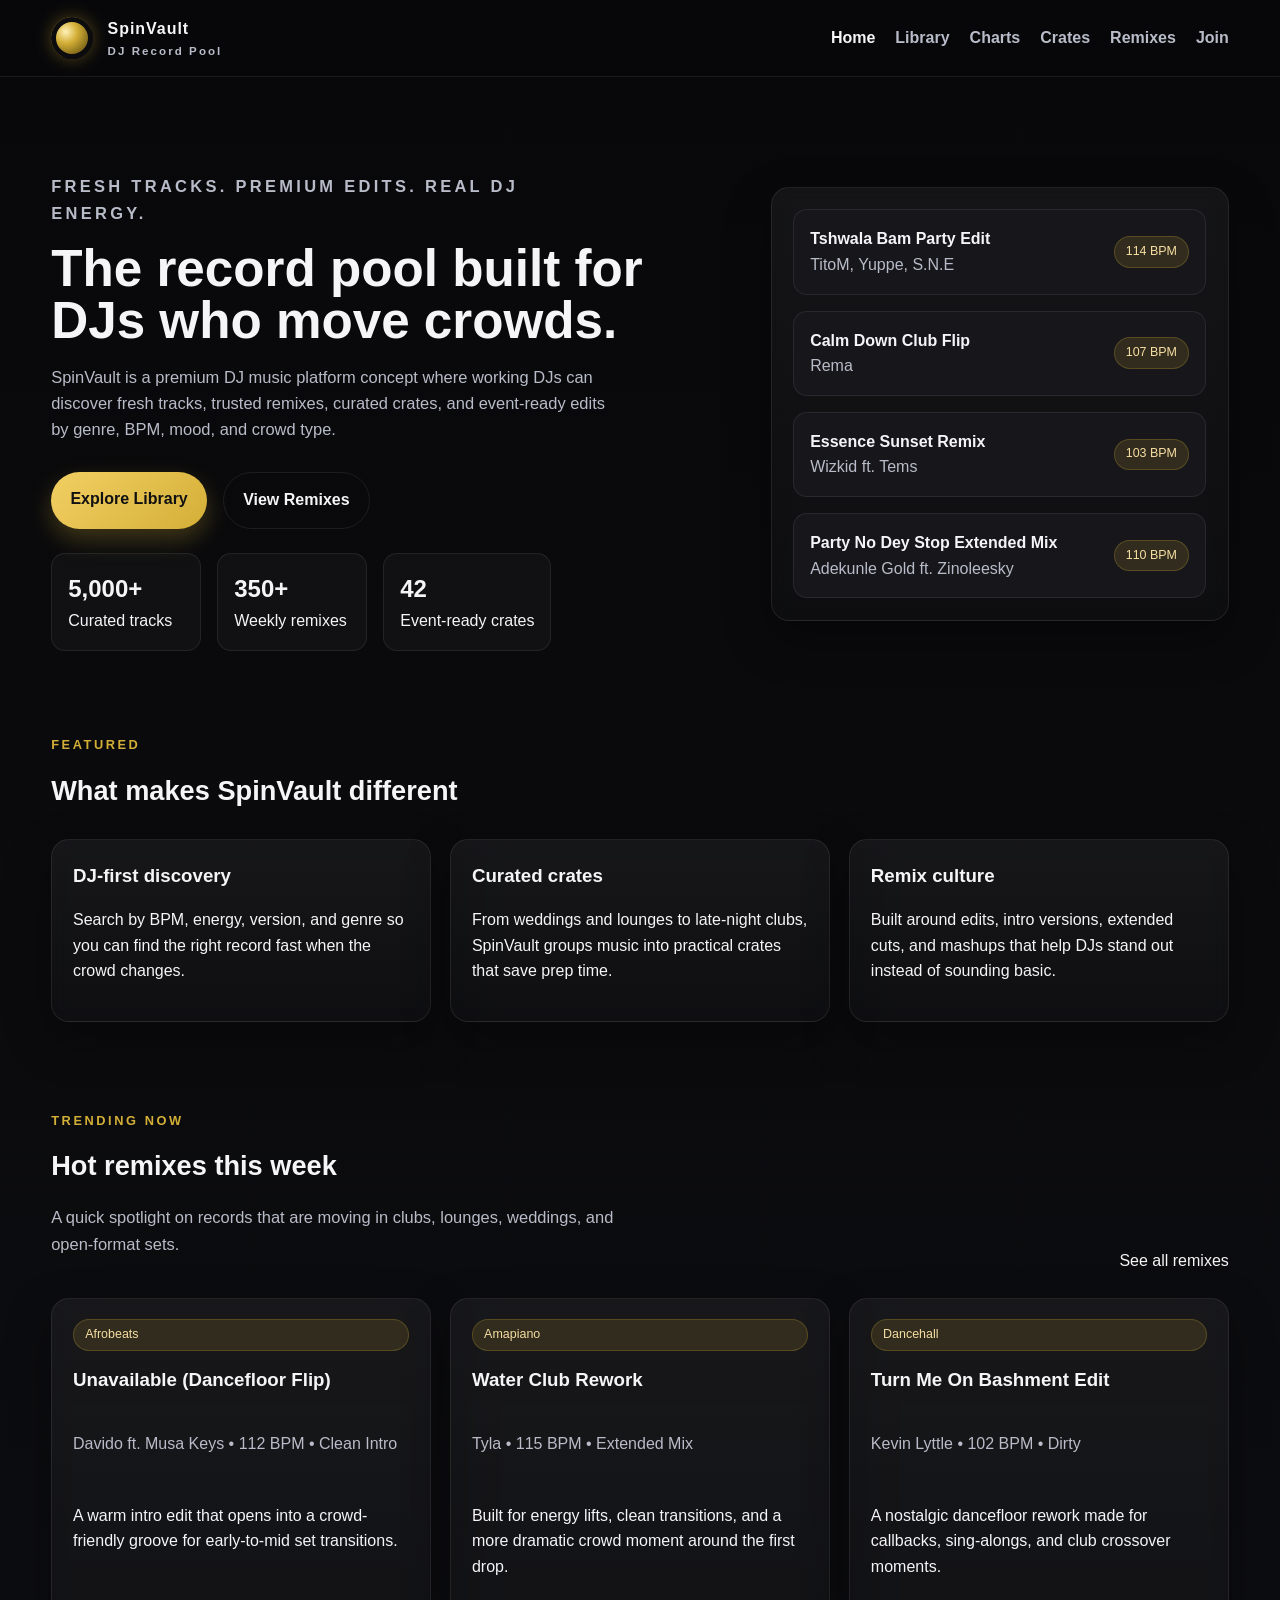
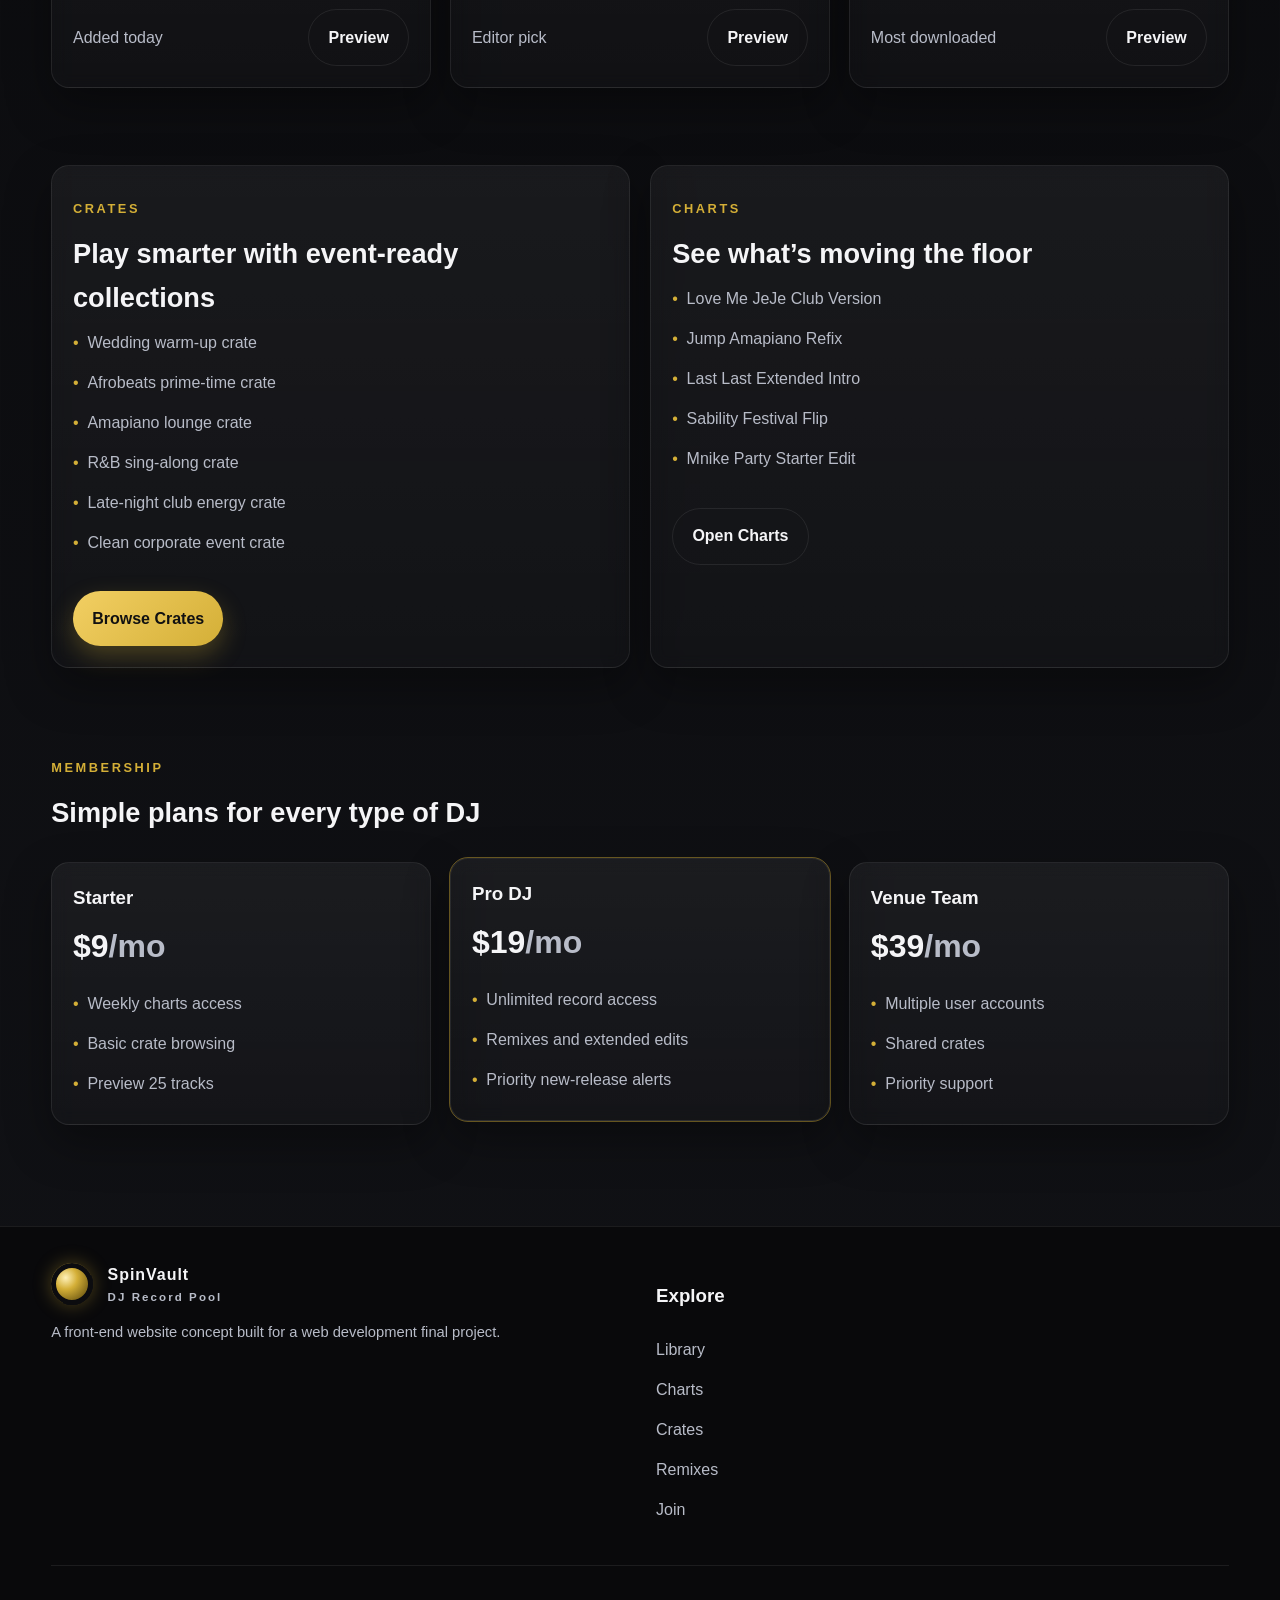
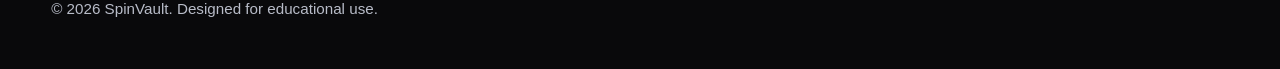
<file: index.html>
<!DOCTYPE html>
<html lang="en">
<head>
  <meta charset="UTF-8">
  <meta name="viewport" content="width=device-width, initial-scale=1.0">
  <meta name="description" content="SpinVault is a premium DJ record pool concept featuring tracks, remixes, charts, and curated crates for working DJs.">
  <title>SpinVault | Home</title>
  <link rel="stylesheet" href="style.css">
</head>
<body>
  <a class="skip-link" href="#main-content">Skip to main content</a>
  <header class="site-header">
    <div class="container header-wrap">
      <a class="brand" href="index.html" aria-label="SpinVault home">
        <span class="brand-mark" aria-hidden="true"></span>
        <span>SpinVault<small>DJ Record Pool</small></span>
      </a>
      <button class="nav-toggle" aria-label="Toggle navigation" aria-expanded="false">Menu</button>
      <nav class="main-nav" aria-label="Main navigation">
        <ul>
          <li><a class="active" href="index.html">Home</a></li>
          <li><a href="library.html">Library</a></li>
          <li><a href="charts.html">Charts</a></li>
          <li><a href="crates.html">Crates</a></li>
          <li><a href="remixes.html">Remixes</a></li>
          <li><a href="join.html">Join</a></li>
        </ul>
      </nav>
    </div>
  </header>

  <main id="main-content">
    <section class="hero">
      <div class="container hero-grid">
        <div>
          <p class="eyebrow">Fresh tracks. Premium edits. Real DJ energy.</p>
          <h1>The record pool built for DJs who move crowds.</h1>
          <p>SpinVault is a premium DJ music platform concept where working DJs can discover fresh tracks, trusted remixes, curated crates, and event-ready edits by genre, BPM, mood, and crowd type.</p>
          <div class="hero-actions">
            <a class="btn btn-primary" href="library.html">Explore Library</a>
            <a class="btn btn-secondary" href="remixes.html">View Remixes</a>
          </div>
          <div class="kpis" aria-label="SpinVault quick statistics">
            <div class="kpi">
              <strong>5,000+</strong>
              <span>Curated tracks</span>
            </div>
            <div class="kpi">
              <strong>350+</strong>
              <span>Weekly remixes</span>
            </div>
            <div class="kpi">
              <strong>42</strong>
              <span>Event-ready crates</span>
            </div>
          </div>
        </div>
        <aside class="hero-panel" aria-label="Featured records">
          <div class="record-stack">
            <div class="record">
              <div>
                <strong>Tshwala Bam Party Edit</strong>
                <span>TitoM, Yuppe, S.N.E</span>
              </div>
              <span class="pill">114 BPM</span>
            </div>
            <div class="record">
              <div>
                <strong>Calm Down Club Flip</strong>
                <span>Rema</span>
              </div>
              <span class="pill">107 BPM</span>
            </div>
            <div class="record">
              <div>
                <strong>Essence Sunset Remix</strong>
                <span>Wizkid ft. Tems</span>
              </div>
              <span class="pill">103 BPM</span>
            </div>
            <div class="record">
              <div>
                <strong>Party No Dey Stop Extended Mix</strong>
                <span>Adekunle Gold ft. Zinoleesky</span>
              </div>
              <span class="pill">110 BPM</span>
            </div>
          </div>
        </aside>
      </div>
    </section>

    <section class="section">
      <div class="container">
        <div class="section-header">
          <div>
            <p class="eyebrow">Featured</p>
            <h2>What makes SpinVault different</h2>
          </div>
        </div>
        <div class="grid-3">
          <article class="feature-card">
            <h3>DJ-first discovery</h3>
            <p>Search by BPM, energy, version, and genre so you can find the right record fast when the crowd changes.</p>
          </article>
          <article class="feature-card">
            <h3>Curated crates</h3>
            <p>From weddings and lounges to late-night clubs, SpinVault groups music into practical crates that save prep time.</p>
          </article>
          <article class="feature-card">
            <h3>Remix culture</h3>
            <p>Built around edits, intro versions, extended cuts, and mashups that help DJs stand out instead of sounding basic.</p>
          </article>
        </div>
      </div>
    </section>

    <section class="section">
      <div class="container">
        <div class="section-header">
          <div>
            <p class="eyebrow">Trending now</p>
            <h2>Hot remixes this week</h2>
            <p class="section-intro">A quick spotlight on records that are moving in clubs, lounges, weddings, and open-format sets.</p>
          </div>
          <a href="remixes.html">See all remixes</a>
        </div>
        <div class="grid-3">
          <article class="track-card">
            <span class="pill">Afrobeats</span>
            <h3>Unavailable (Dancefloor Flip)</h3>
            <p class="track-meta">Davido ft. Musa Keys • 112 BPM • Clean Intro</p>
            <p>A warm intro edit that opens into a crowd-friendly groove for early-to-mid set transitions.</p>
            <div class="track-footer"><span class="muted">Added today</span><a class="btn btn-secondary" href="remixes.html">Preview</a></div>
          </article>
          <article class="track-card">
            <span class="pill">Amapiano</span>
            <h3>Water Club Rework</h3>
            <p class="track-meta">Tyla • 115 BPM • Extended Mix</p>
            <p>Built for energy lifts, clean transitions, and a more dramatic crowd moment around the first drop.</p>
            <div class="track-footer"><span class="muted">Editor pick</span><a class="btn btn-secondary" href="remixes.html">Preview</a></div>
          </article>
          <article class="track-card">
            <span class="pill">Dancehall</span>
            <h3>Turn Me On Bashment Edit</h3>
            <p class="track-meta">Kevin Lyttle • 102 BPM • Dirty</p>
            <p>A nostalgic dancefloor rework made for callbacks, sing-alongs, and club crossover moments.</p>
            <div class="track-footer"><span class="muted">Most downloaded</span><a class="btn btn-secondary" href="remixes.html">Preview</a></div>
          </article>
        </div>
      </div>
    </section>

    <section class="section">
      <div class="container two-col">
        <article class="card">
          <p class="eyebrow">Crates</p>
          <h2>Play smarter with event-ready collections</h2>
          <ul class="crate-list">
            <li>Wedding warm-up crate</li>
            <li>Afrobeats prime-time crate</li>
            <li>Amapiano lounge crate</li>
            <li>R&amp;B sing-along crate</li>
            <li>Late-night club energy crate</li>
            <li>Clean corporate event crate</li>
          </ul>
          <div class="inline-actions">
            <a class="btn btn-primary" href="crates.html">Browse Crates</a>
          </div>
        </article>
        <article class="card">
          <p class="eyebrow">Charts</p>
          <h2>See what’s moving the floor</h2>
          <ol class="crate-list">
            <li>Love Me JeJe Club Version</li>
            <li>Jump Amapiano Refix</li>
            <li>Last Last Extended Intro</li>
            <li>Sability Festival Flip</li>
            <li>Mnike Party Starter Edit</li>
          </ol>
          <div class="inline-actions">
            <a class="btn btn-secondary" href="charts.html">Open Charts</a>
          </div>
        </article>
      </div>
    </section>

    <section class="section">
      <div class="container">
        <div class="section-header">
          <div>
            <p class="eyebrow">Membership</p>
            <h2>Simple plans for every type of DJ</h2>
          </div>
        </div>
        <div class="plans-grid">
          <article class="membership-card">
            <h3>Starter</h3>
            <p class="price">$9<span class="muted">/mo</span></p>
            <ul class="feature-list">
              <li>Weekly charts access</li>
              <li>Basic crate browsing</li>
              <li>Preview 25 tracks</li>
            </ul>
          </article>
          <article class="membership-card featured">
            <h3>Pro DJ</h3>
            <p class="price">$19<span class="muted">/mo</span></p>
            <ul class="feature-list">
              <li>Unlimited record access</li>
              <li>Remixes and extended edits</li>
              <li>Priority new-release alerts</li>
            </ul>
          </article>
          <article class="membership-card">
            <h3>Venue Team</h3>
            <p class="price">$39<span class="muted">/mo</span></p>
            <ul class="feature-list">
              <li>Multiple user accounts</li>
              <li>Shared crates</li>
              <li>Priority support</li>
            </ul>
          </article>
        </div>
      </div>
    </section>
  </main>

  <footer class="site-footer">
    <div class="container footer-grid">
      <div>
        <a class="brand" href="index.html"><span class="brand-mark" aria-hidden="true"></span><span>SpinVault<small>DJ Record Pool</small></span></a>
        <p class="notice">A front-end website concept built for a web development final project.</p>
      </div>
      <div>
        <h3>Explore</h3>
        <ul class="footer-links">
          <li><a href="library.html">Library</a></li>
          <li><a href="charts.html">Charts</a></li>
          <li><a href="crates.html">Crates</a></li>
          <li><a href="remixes.html">Remixes</a></li>
          <li><a href="join.html">Join</a></li>
        </ul>
      </div>
    </div>
    <div class="container copyright">
      <p>&copy; 2026 SpinVault. Designed for educational use.</p>
    </div>
  </footer>

  <script src="script.js"></script>
</body>
</html>
</file>
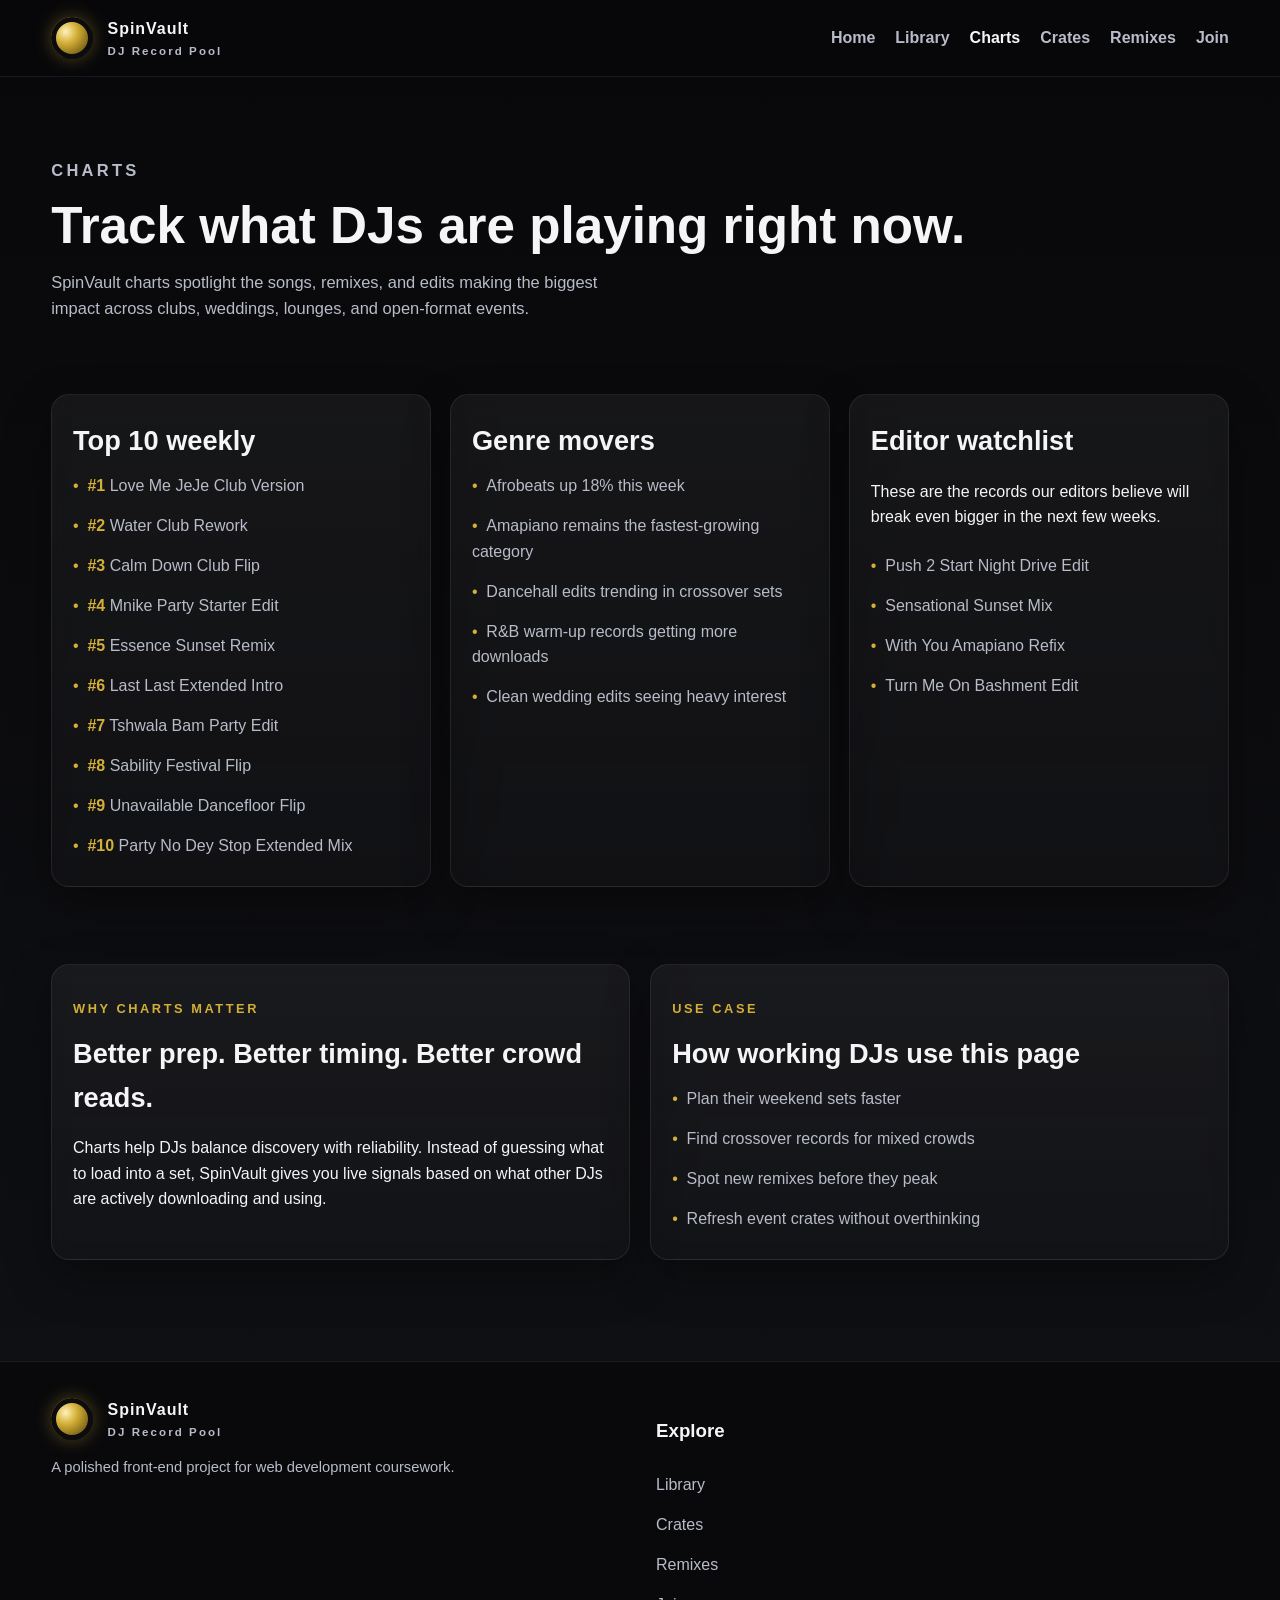
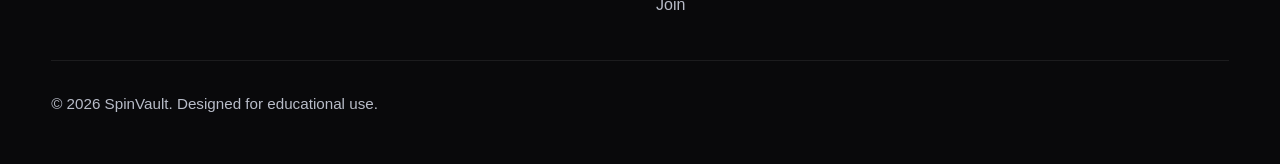
<file: charts.html>
<!DOCTYPE html>
<html lang="en">
<head>
  <meta charset="UTF-8">
  <meta name="viewport" content="width=device-width, initial-scale=1.0">
  <meta name="description" content="Browse weekly charts and trending records on SpinVault.">
  <title>SpinVault | Charts</title>
  <link rel="stylesheet" href="style.css">
</head>
<body>
  <a class="skip-link" href="#main-content">Skip to main content</a>
  <header class="site-header">
    <div class="container header-wrap">
      <a class="brand" href="index.html"><span class="brand-mark" aria-hidden="true"></span><span>SpinVault<small>DJ Record Pool</small></span></a>
      <button class="nav-toggle" aria-label="Toggle navigation" aria-expanded="false">Menu</button>
      <nav class="main-nav" aria-label="Main navigation">
        <ul>
          <li><a href="index.html">Home</a></li>
          <li><a href="library.html">Library</a></li>
          <li><a class="active" href="charts.html">Charts</a></li>
          <li><a href="crates.html">Crates</a></li>
          <li><a href="remixes.html">Remixes</a></li>
          <li><a href="join.html">Join</a></li>
        </ul>
      </nav>
    </div>
  </header>

  <main id="main-content">
    <section class="page-hero">
      <div class="container">
        <p class="eyebrow">Charts</p>
        <h1>Track what DJs are playing right now.</h1>
        <p>SpinVault charts spotlight the songs, remixes, and edits making the biggest impact across clubs, weddings, lounges, and open-format events.</p>
      </div>
    </section>

    <section class="section">
      <div class="container grid-3">
        <article class="chart-card">
          <h2>Top 10 weekly</h2>
          <ol class="crate-list">
            <li><span class="rank">#1</span> Love Me JeJe Club Version</li>
            <li><span class="rank">#2</span> Water Club Rework</li>
            <li><span class="rank">#3</span> Calm Down Club Flip</li>
            <li><span class="rank">#4</span> Mnike Party Starter Edit</li>
            <li><span class="rank">#5</span> Essence Sunset Remix</li>
            <li><span class="rank">#6</span> Last Last Extended Intro</li>
            <li><span class="rank">#7</span> Tshwala Bam Party Edit</li>
            <li><span class="rank">#8</span> Sability Festival Flip</li>
            <li><span class="rank">#9</span> Unavailable Dancefloor Flip</li>
            <li><span class="rank">#10</span> Party No Dey Stop Extended Mix</li>
          </ol>
        </article>
        <article class="chart-card">
          <h2>Genre movers</h2>
          <ul class="feature-list">
            <li>Afrobeats up 18% this week</li>
            <li>Amapiano remains the fastest-growing category</li>
            <li>Dancehall edits trending in crossover sets</li>
            <li>R&amp;B warm-up records getting more downloads</li>
            <li>Clean wedding edits seeing heavy interest</li>
          </ul>
        </article>
        <article class="chart-card">
          <h2>Editor watchlist</h2>
          <p>These are the records our editors believe will break even bigger in the next few weeks.</p>
          <ul class="feature-list">
            <li>Push 2 Start Night Drive Edit</li>
            <li>Sensational Sunset Mix</li>
            <li>With You Amapiano Refix</li>
            <li>Turn Me On Bashment Edit</li>
          </ul>
        </article>
      </div>
    </section>

    <section class="section">
      <div class="container two-col">
        <article class="card">
          <p class="eyebrow">Why charts matter</p>
          <h2>Better prep. Better timing. Better crowd reads.</h2>
          <p>Charts help DJs balance discovery with reliability. Instead of guessing what to load into a set, SpinVault gives you live signals based on what other DJs are actively downloading and using.</p>
        </article>
        <article class="card">
          <p class="eyebrow">Use case</p>
          <h2>How working DJs use this page</h2>
          <ul class="feature-list">
            <li>Plan their weekend sets faster</li>
            <li>Find crossover records for mixed crowds</li>
            <li>Spot new remixes before they peak</li>
            <li>Refresh event crates without overthinking</li>
          </ul>
        </article>
      </div>
    </section>
  </main>

  <footer class="site-footer">
    <div class="container footer-grid">
      <div>
        <a class="brand" href="index.html"><span class="brand-mark" aria-hidden="true"></span><span>SpinVault<small>DJ Record Pool</small></span></a>
        <p class="notice">A polished front-end project for web development coursework.</p>
      </div>
      <div>
        <h3>Explore</h3>
        <ul class="footer-links">
          <li><a href="library.html">Library</a></li>
          <li><a href="crates.html">Crates</a></li>
          <li><a href="remixes.html">Remixes</a></li>
          <li><a href="join.html">Join</a></li>
        </ul>
      </div>
    </div>
    <div class="container copyright"><p>&copy; 2026 SpinVault. Designed for educational use.</p></div>
  </footer>
  <script src="script.js"></script>
</body>
</html>
</file>
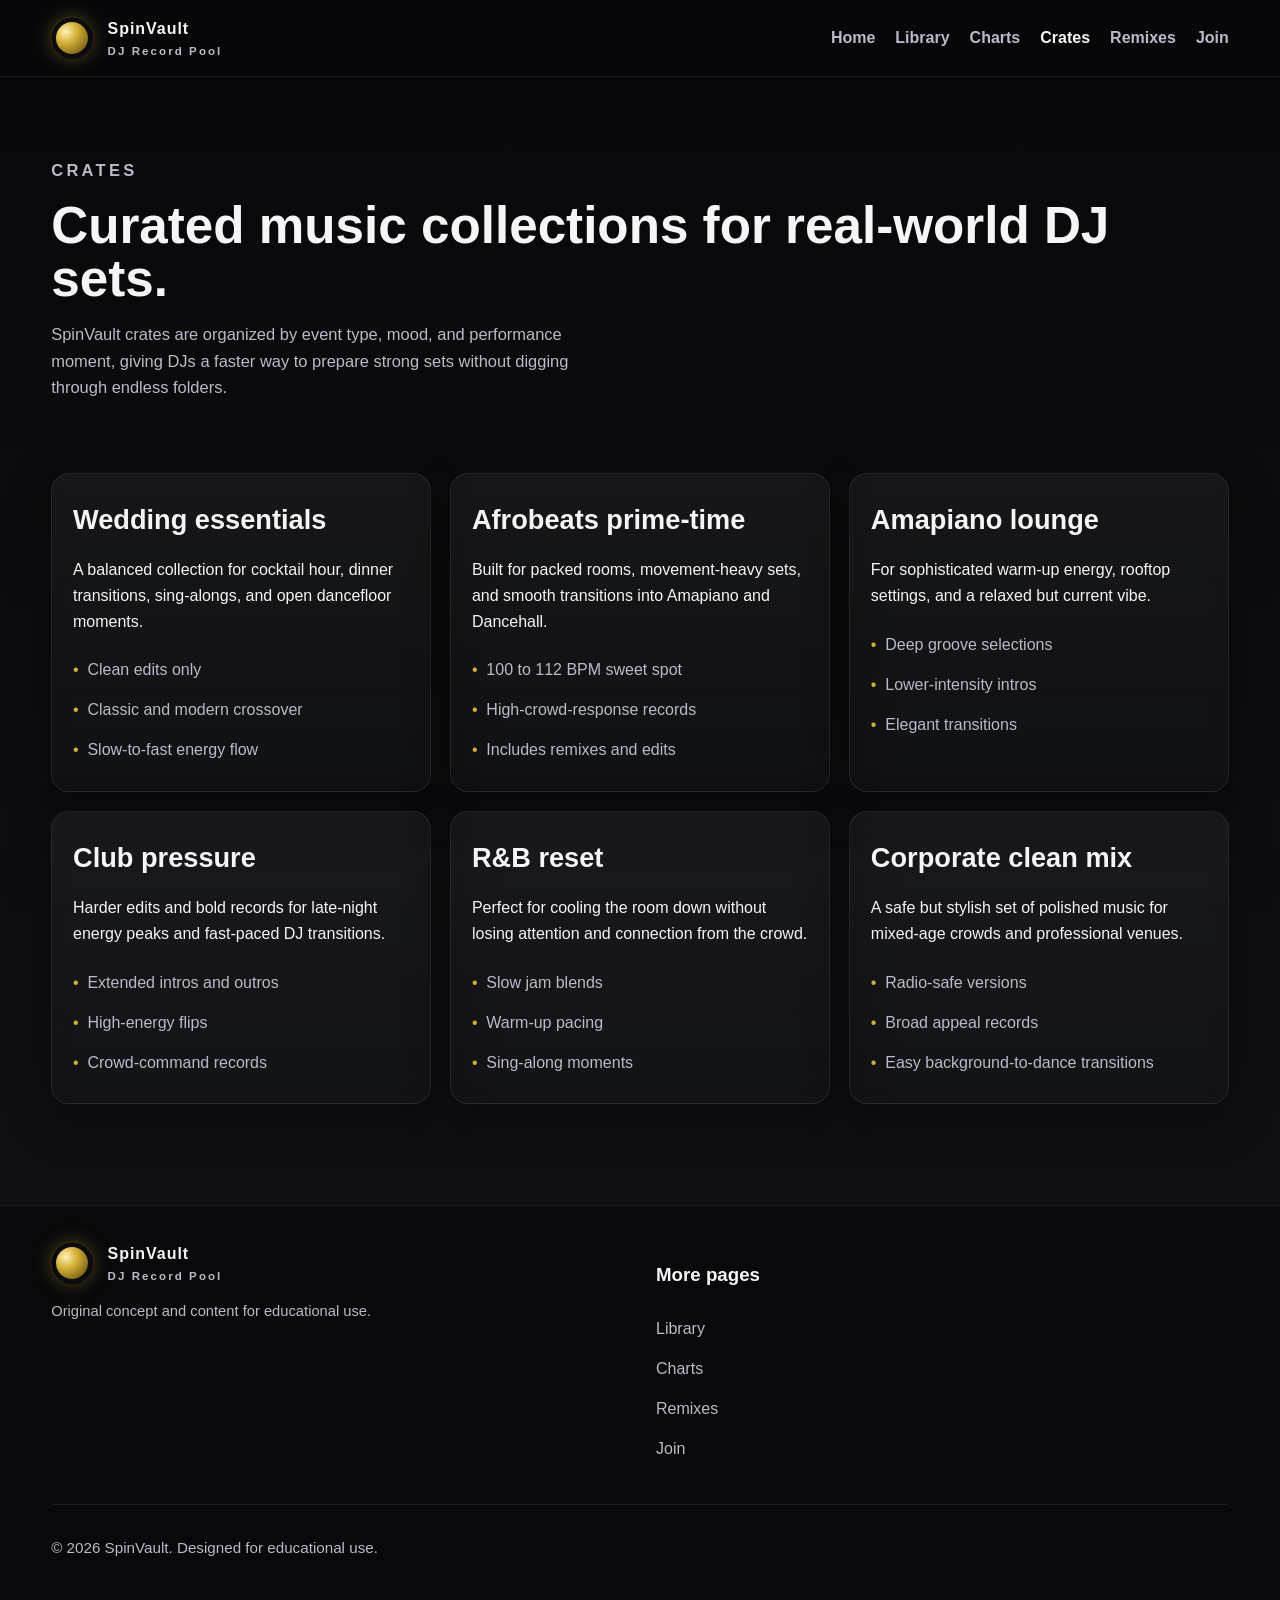
<file: crates.html>
<!DOCTYPE html>
<html lang="en">
<head>
  <meta charset="UTF-8">
  <meta name="viewport" content="width=device-width, initial-scale=1.0">
  <meta name="description" content="Explore curated crates for weddings, lounges, clubs, and more on SpinVault.">
  <title>SpinVault | Crates</title>
  <link rel="stylesheet" href="style.css">
</head>
<body>
  <a class="skip-link" href="#main-content">Skip to main content</a>
  <header class="site-header">
    <div class="container header-wrap">
      <a class="brand" href="index.html"><span class="brand-mark" aria-hidden="true"></span><span>SpinVault<small>DJ Record Pool</small></span></a>
      <button class="nav-toggle" aria-label="Toggle navigation" aria-expanded="false">Menu</button>
      <nav class="main-nav" aria-label="Main navigation">
        <ul>
          <li><a href="index.html">Home</a></li>
          <li><a href="library.html">Library</a></li>
          <li><a href="charts.html">Charts</a></li>
          <li><a class="active" href="crates.html">Crates</a></li>
          <li><a href="remixes.html">Remixes</a></li>
          <li><a href="join.html">Join</a></li>
        </ul>
      </nav>
    </div>
  </header>

  <main id="main-content">
    <section class="page-hero">
      <div class="container">
        <p class="eyebrow">Crates</p>
        <h1>Curated music collections for real-world DJ sets.</h1>
        <p>SpinVault crates are organized by event type, mood, and performance moment, giving DJs a faster way to prepare strong sets without digging through endless folders.</p>
      </div>
    </section>

    <section class="section">
      <div class="container grid-3">
        <article class="card">
          <h2>Wedding essentials</h2>
          <p>A balanced collection for cocktail hour, dinner transitions, sing-alongs, and open dancefloor moments.</p>
          <ul class="feature-list">
            <li>Clean edits only</li>
            <li>Classic and modern crossover</li>
            <li>Slow-to-fast energy flow</li>
          </ul>
        </article>
        <article class="card">
          <h2>Afrobeats prime-time</h2>
          <p>Built for packed rooms, movement-heavy sets, and smooth transitions into Amapiano and Dancehall.</p>
          <ul class="feature-list">
            <li>100 to 112 BPM sweet spot</li>
            <li>High-crowd-response records</li>
            <li>Includes remixes and edits</li>
          </ul>
        </article>
        <article class="card">
          <h2>Amapiano lounge</h2>
          <p>For sophisticated warm-up energy, rooftop settings, and a relaxed but current vibe.</p>
          <ul class="feature-list">
            <li>Deep groove selections</li>
            <li>Lower-intensity intros</li>
            <li>Elegant transitions</li>
          </ul>
        </article>
        <article class="card">
          <h2>Club pressure</h2>
          <p>Harder edits and bold records for late-night energy peaks and fast-paced DJ transitions.</p>
          <ul class="feature-list">
            <li>Extended intros and outros</li>
            <li>High-energy flips</li>
            <li>Crowd-command records</li>
          </ul>
        </article>
        <article class="card">
          <h2>R&amp;B reset</h2>
          <p>Perfect for cooling the room down without losing attention and connection from the crowd.</p>
          <ul class="feature-list">
            <li>Slow jam blends</li>
            <li>Warm-up pacing</li>
            <li>Sing-along moments</li>
          </ul>
        </article>
        <article class="card">
          <h2>Corporate clean mix</h2>
          <p>A safe but stylish set of polished music for mixed-age crowds and professional venues.</p>
          <ul class="feature-list">
            <li>Radio-safe versions</li>
            <li>Broad appeal records</li>
            <li>Easy background-to-dance transitions</li>
          </ul>
        </article>
      </div>
    </section>
  </main>

  <footer class="site-footer">
    <div class="container footer-grid">
      <div>
        <a class="brand" href="index.html"><span class="brand-mark" aria-hidden="true"></span><span>SpinVault<small>DJ Record Pool</small></span></a>
        <p class="notice">Original concept and content for educational use.</p>
      </div>
      <div>
        <h3>More pages</h3>
        <ul class="footer-links">
          <li><a href="library.html">Library</a></li>
          <li><a href="charts.html">Charts</a></li>
          <li><a href="remixes.html">Remixes</a></li>
          <li><a href="join.html">Join</a></li>
        </ul>
      </div>
    </div>
    <div class="container copyright"><p>&copy; 2026 SpinVault. Designed for educational use.</p></div>
  </footer>
  <script src="script.js"></script>
</body>
</html>
</file>
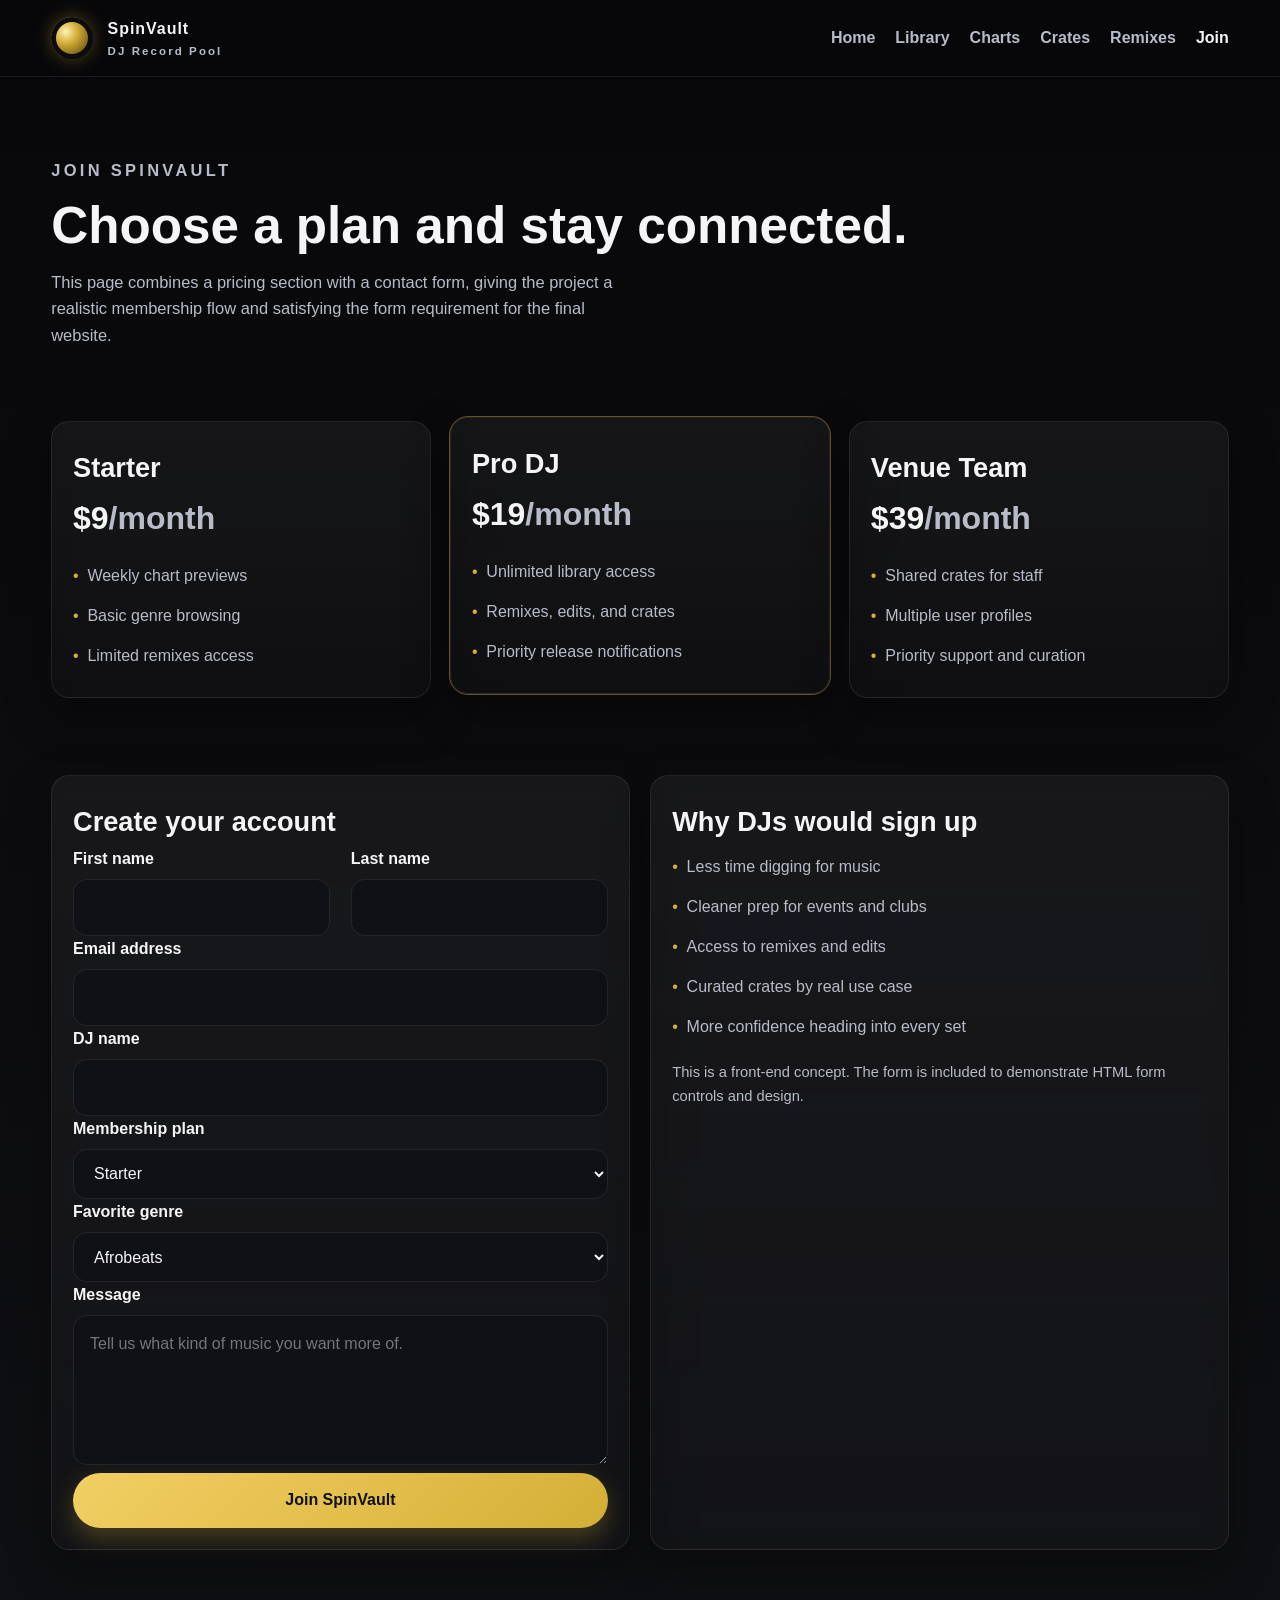
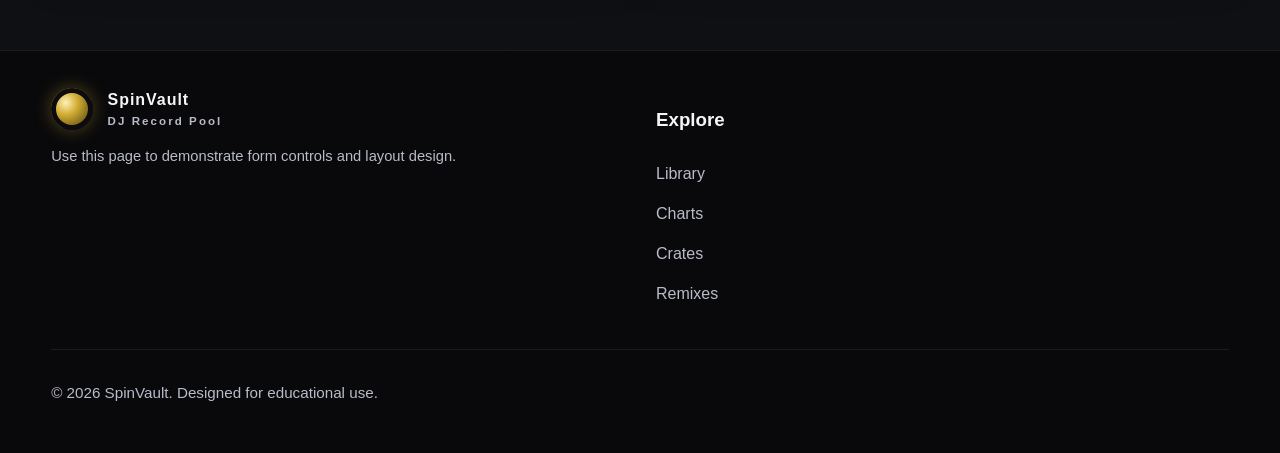
<file: join.html>
<!DOCTYPE html>
<html lang="en">
<head>
  <meta charset="UTF-8">
  <meta name="viewport" content="width=device-width, initial-scale=1.0">
  <meta name="description" content="Join SpinVault and contact the team.">
  <title>SpinVault | Join</title>
  <link rel="stylesheet" href="style.css">
</head>
<body>
  <a class="skip-link" href="#main-content">Skip to main content</a>
  <header class="site-header">
    <div class="container header-wrap">
      <a class="brand" href="index.html"><span class="brand-mark" aria-hidden="true"></span><span>SpinVault<small>DJ Record Pool</small></span></a>
      <button class="nav-toggle" aria-label="Toggle navigation" aria-expanded="false">Menu</button>
      <nav class="main-nav" aria-label="Main navigation">
        <ul>
          <li><a href="index.html">Home</a></li>
          <li><a href="library.html">Library</a></li>
          <li><a href="charts.html">Charts</a></li>
          <li><a href="crates.html">Crates</a></li>
          <li><a href="remixes.html">Remixes</a></li>
          <li><a class="active" href="join.html">Join</a></li>
        </ul>
      </nav>
    </div>
  </header>

  <main id="main-content">
    <section class="page-hero">
      <div class="container">
        <p class="eyebrow">Join SpinVault</p>
        <h1>Choose a plan and stay connected.</h1>
        <p>This page combines a pricing section with a contact form, giving the project a realistic membership flow and satisfying the form requirement for the final website.</p>
      </div>
    </section>

    <section class="section">
      <div class="container plans-grid">
        <article class="membership-card">
          <h2>Starter</h2>
          <p class="price">$9<span class="muted">/month</span></p>
          <ul class="feature-list">
            <li>Weekly chart previews</li>
            <li>Basic genre browsing</li>
            <li>Limited remixes access</li>
          </ul>
        </article>
        <article class="membership-card featured">
          <h2>Pro DJ</h2>
          <p class="price">$19<span class="muted">/month</span></p>
          <ul class="feature-list">
            <li>Unlimited library access</li>
            <li>Remixes, edits, and crates</li>
            <li>Priority release notifications</li>
          </ul>
        </article>
        <article class="membership-card">
          <h2>Venue Team</h2>
          <p class="price">$39<span class="muted">/month</span></p>
          <ul class="feature-list">
            <li>Shared crates for staff</li>
            <li>Multiple user profiles</li>
            <li>Priority support and curation</li>
          </ul>
        </article>
      </div>
    </section>

    <section class="section">
      <div class="container join-grid">
        <article class="card">
          <h2>Create your account</h2>
          <form action="#" method="post">
            <div class="two-col">
              <div>
                <label for="first-name">First name</label>
                <input id="first-name" name="first-name" type="text" autocomplete="given-name" required>
              </div>
              <div>
                <label for="last-name">Last name</label>
                <input id="last-name" name="last-name" type="text" autocomplete="family-name" required>
              </div>
            </div>
            <div>
              <label for="email">Email address</label>
              <input id="email" name="email" type="email" autocomplete="email" inputmode="email" pattern="[^\s@]+@[^\s@]+\.[^\s@]+" required>
            </div>
            <div>
              <label for="dj-name">DJ name</label>
              <input id="dj-name" name="dj-name" type="text" autocomplete="nickname">
            </div>
            <div>
              <label for="plan">Membership plan</label>
              <select id="plan" name="plan" autocomplete="off">
                <option>Starter</option>
                <option>Pro DJ</option>
                <option>Venue Team</option>
              </select>
            </div>
            <div>
              <label for="genre">Favorite genre</label>
              <select id="genre" name="genre" autocomplete="off">
                <option>Afrobeats</option>
                <option>Amapiano</option>
                <option>Hip-Hop</option>
                <option>R&amp;B</option>
                <option>Dancehall</option>
                <option>Open Format</option>
              </select>
            </div>
            <div>
              <label for="message">Message</label>
              <textarea id="message" name="message" autocomplete="on" placeholder="Tell us what kind of music you want more of."></textarea>
            </div>
            <input class="btn btn-primary" type="submit" value="Join SpinVault">
          </form>
        </article>
        <article class="card">
          <h2>Why DJs would sign up</h2>
          <ul class="feature-list">
            <li>Less time digging for music</li>
            <li>Cleaner prep for events and clubs</li>
            <li>Access to remixes and edits</li>
            <li>Curated crates by real use case</li>
            <li>More confidence heading into every set</li>
          </ul>
          <p class="notice">This is a front-end concept. The form is included to demonstrate HTML form controls and design.</p>
        </article>
      </div>
    </section>
  </main>

  <footer class="site-footer">
    <div class="container footer-grid">
      <div>
        <a class="brand" href="index.html"><span class="brand-mark" aria-hidden="true"></span><span>SpinVault<small>DJ Record Pool</small></span></a>
        <p class="notice">Use this page to demonstrate form controls and layout design.</p>
      </div>
      <div>
        <h3>Explore</h3>
        <ul class="footer-links">
          <li><a href="library.html">Library</a></li>
          <li><a href="charts.html">Charts</a></li>
          <li><a href="crates.html">Crates</a></li>
          <li><a href="remixes.html">Remixes</a></li>
        </ul>
      </div>
    </div>
    <div class="container copyright"><p>&copy; 2026 SpinVault. Designed for educational use.</p></div>
  </footer>
  <script src="script.js"></script>
</body>
</html>
</file>
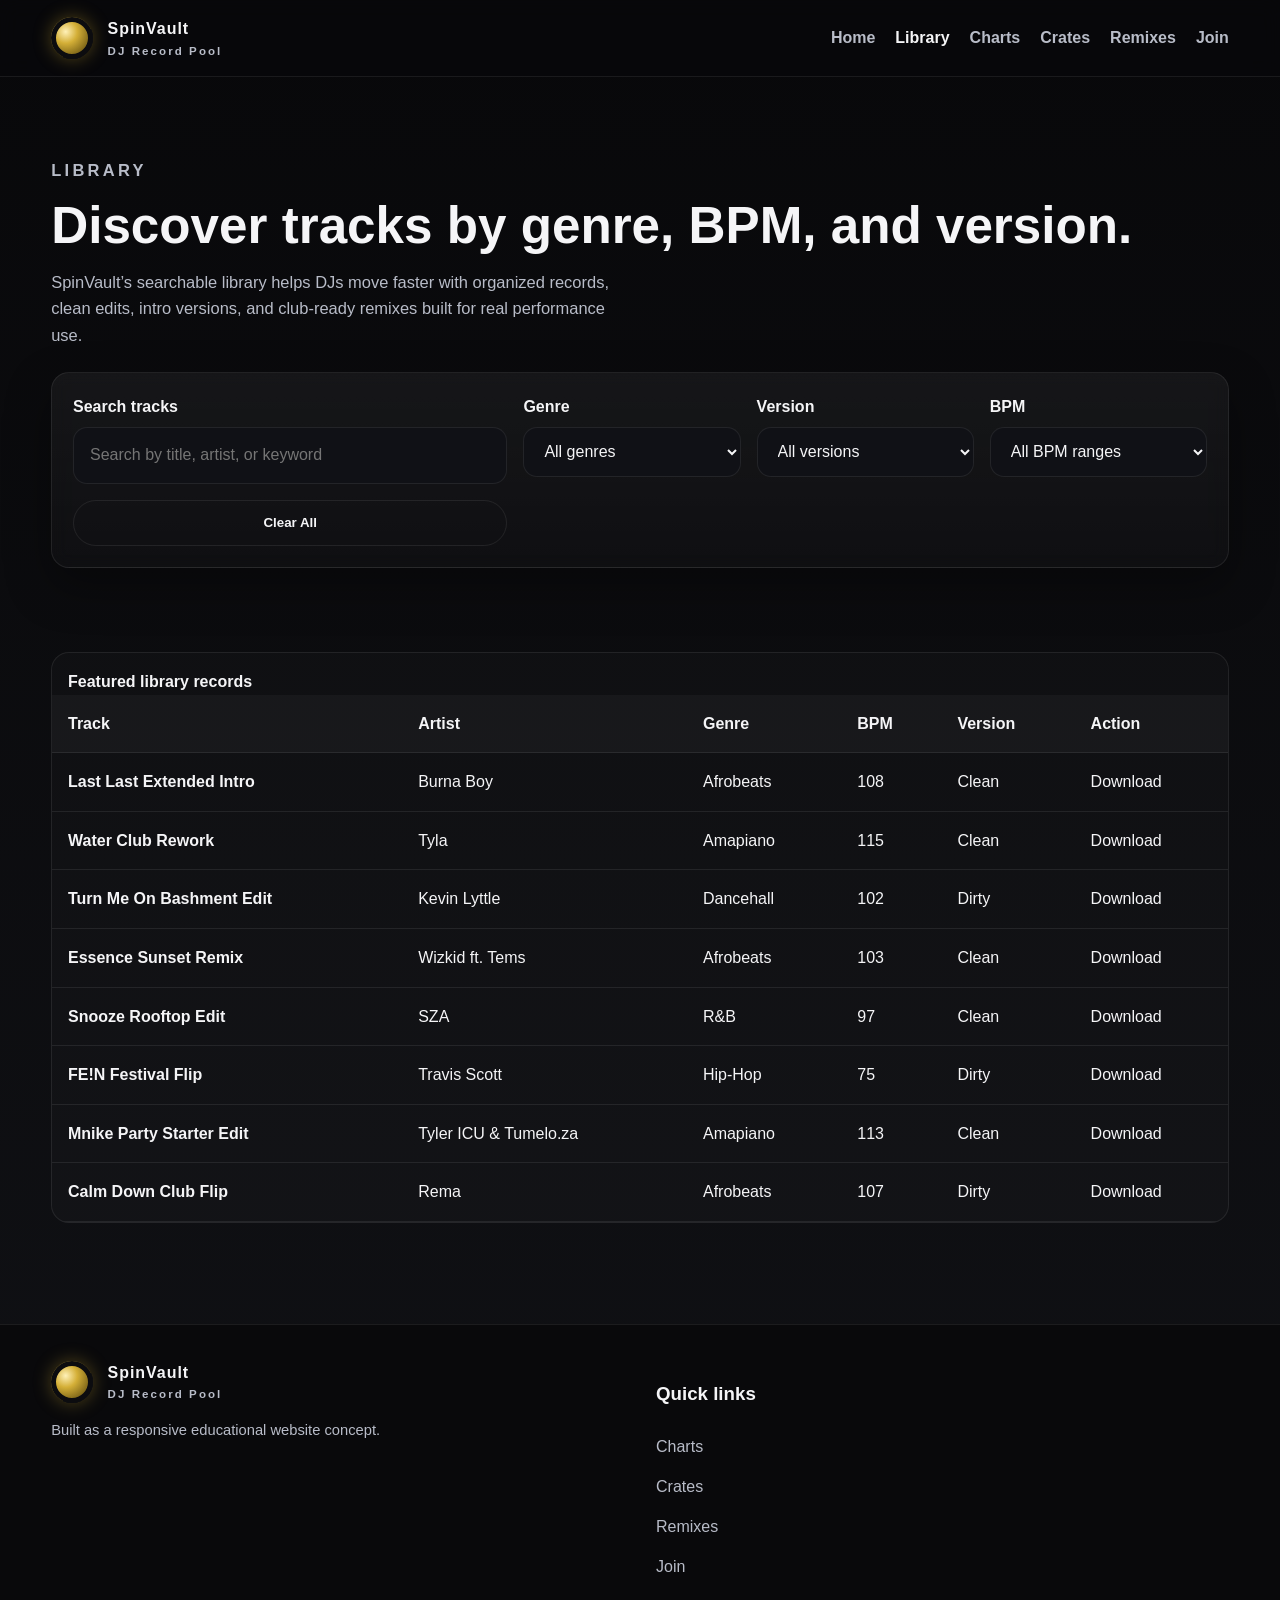
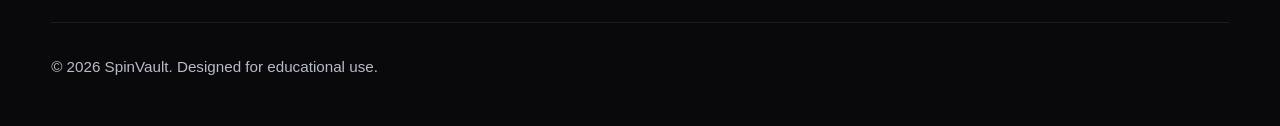
<file: library.html>
<!DOCTYPE html>
<html lang="en">
<head>
  <meta charset="UTF-8">
  <meta name="viewport" content="width=device-width, initial-scale=1.0">
  <meta name="description" content="Browse the SpinVault track library by genre, BPM, and version.">
  <title>SpinVault | Library</title>
  <link rel="stylesheet" href="style.css">
</head>
<body>
  <a class="skip-link" href="#main-content">Skip to main content</a>
  <header class="site-header">
    <div class="container header-wrap">
      <a class="brand" href="index.html"><span class="brand-mark" aria-hidden="true"></span><span>SpinVault<small>DJ Record Pool</small></span></a>
      <button class="nav-toggle" aria-label="Toggle navigation" aria-expanded="false">Menu</button>
      <nav class="main-nav" aria-label="Main navigation">
        <ul>
          <li><a href="index.html">Home</a></li>
          <li><a class="active" href="library.html">Library</a></li>
          <li><a href="charts.html">Charts</a></li>
          <li><a href="crates.html">Crates</a></li>
          <li><a href="remixes.html">Remixes</a></li>
          <li><a href="join.html">Join</a></li>
        </ul>
      </nav>
    </div>
  </header>

  <main id="main-content">
    <section class="page-hero">
      <div class="container">
        <p class="eyebrow">Library</p>
        <h1>Discover tracks by genre, BPM, and version.</h1>
        <p>SpinVault’s searchable library helps DJs move faster with organized records, clean edits, intro versions, and club-ready remixes built for real performance use.</p>

        <div class="filter-bar card" aria-label="Track filters">
          <div>
            <label for="trackSearch">Search tracks</label>
            <input id="trackSearch" type="search" placeholder="Search by title, artist, or keyword" autocomplete="off">
          </div>
          <div>
            <label for="genreFilter">Genre</label>
            <select id="genreFilter">
              <option value="all">All genres</option>
              <option value="afrobeats">Afrobeats</option>
              <option value="amapiano">Amapiano</option>
              <option value="dancehall">Dancehall</option>
              <option value="rnb">R&amp;B</option>
              <option value="hiphop">Hip-Hop</option>
            </select>
          </div>
          <div>
            <label for="versionFilter">Version</label>
            <select id="versionFilter">
              <option value="all">All versions</option>
              <option value="clean">Clean</option>
              <option value="dirty">Dirty</option>
            </select>
          </div>
          <div>
            <label for="bpmFilter">BPM</label>
            <select id="bpmFilter">
              <option value="all">All BPM ranges</option>
              <option value="under100">Under 100</option>
              <option value="100to110">100 to 110</option>
              <option value="111plus">111 and up</option>
            </select>
          </div>
          <div class="filter-actions">
            <button id="clearFilters" class="btn btn-secondary" type="button">Clear All</button>
          </div>
        </div>
      </div>
    </section>

    <section class="section">
      <div class="container">
        <div class="table-wrap content-visibility">
          <table>
            <caption>Featured library records</caption>
            <thead>
              <tr>
                <th>Track</th>
                <th>Artist</th>
                <th>Genre</th>
                <th>BPM</th>
                <th>Version</th>
                <th>Action</th>
              </tr>
            </thead>
            <tbody>
              <tr data-track-row data-search="last last extended intro burna boy afrobeats" data-genre="afrobeats" data-bpm="108" data-version="clean">
                <td><strong>Last Last Extended Intro</strong></td>
                <td>Burna Boy</td>
                <td>Afrobeats</td>
                <td>108</td>
                <td>Clean</td>
                <td><a href="join.html">Download</a></td>
              </tr>
              <tr data-track-row data-search="water club rework tyla amapiano" data-genre="amapiano" data-bpm="115" data-version="clean">
                <td><strong>Water Club Rework</strong></td>
                <td>Tyla</td>
                <td>Amapiano</td>
                <td>115</td>
                <td>Clean</td>
                <td><a href="join.html">Download</a></td>
              </tr>
              <tr data-track-row data-search="turn me on bashment edit kevin lyttle dancehall" data-genre="dancehall" data-bpm="102" data-version="dirty">
                <td><strong>Turn Me On Bashment Edit</strong></td>
                <td>Kevin Lyttle</td>
                <td>Dancehall</td>
                <td>102</td>
                <td>Dirty</td>
                <td><a href="join.html">Download</a></td>
              </tr>
              <tr data-track-row data-search="essence sunset remix wizkid tems afrobeats" data-genre="afrobeats" data-bpm="103" data-version="clean">
                <td><strong>Essence Sunset Remix</strong></td>
                <td>Wizkid ft. Tems</td>
                <td>Afrobeats</td>
                <td>103</td>
                <td>Clean</td>
                <td><a href="join.html">Download</a></td>
              </tr>
              <tr data-track-row data-search="snooze rooftop edit sza rnb" data-genre="rnb" data-bpm="97" data-version="clean">
                <td><strong>Snooze Rooftop Edit</strong></td>
                <td>SZA</td>
                <td>R&amp;B</td>
                <td>97</td>
                <td>Clean</td>
                <td><a href="join.html">Download</a></td>
              </tr>
              <tr data-track-row data-search="fein festival flip travis scott hip hop" data-genre="hiphop" data-bpm="75" data-version="dirty">
                <td><strong>FE!N Festival Flip</strong></td>
                <td>Travis Scott</td>
                <td>Hip-Hop</td>
                <td>75</td>
                <td>Dirty</td>
                <td><a href="join.html">Download</a></td>
              </tr>
              <tr data-track-row data-search="mnike party starter edit amapiano tyla" data-genre="amapiano" data-bpm="113" data-version="clean">
                <td><strong>Mnike Party Starter Edit</strong></td>
                <td>Tyler ICU &amp; Tumelo.za</td>
                <td>Amapiano</td>
                <td>113</td>
                <td>Clean</td>
                <td><a href="join.html">Download</a></td>
              </tr>
              <tr data-track-row data-search="calm down club flip rema afrobeats" data-genre="afrobeats" data-bpm="107" data-version="dirty">
                <td><strong>Calm Down Club Flip</strong></td>
                <td>Rema</td>
                <td>Afrobeats</td>
                <td>107</td>
                <td>Dirty</td>
                <td><a href="join.html">Download</a></td>
              </tr>
            </tbody>
          </table>
        </div>
      </div>
    </section>
  </main>

  <footer class="site-footer">
    <div class="container footer-grid">
      <div>
        <a class="brand" href="index.html"><span class="brand-mark" aria-hidden="true"></span><span>SpinVault<small>DJ Record Pool</small></span></a>
        <p class="notice">Built as a responsive educational website concept.</p>
      </div>
      <div>
        <h3>Quick links</h3>
        <ul class="footer-links">
          <li><a href="charts.html">Charts</a></li>
          <li><a href="crates.html">Crates</a></li>
          <li><a href="remixes.html">Remixes</a></li>
          <li><a href="join.html">Join</a></li>
        </ul>
      </div>
    </div>
    <div class="container copyright"><p>&copy; 2026 SpinVault. Designed for educational use.</p></div>
  </footer>
  <script src="script.js"></script>
</body>
</html>
</file>
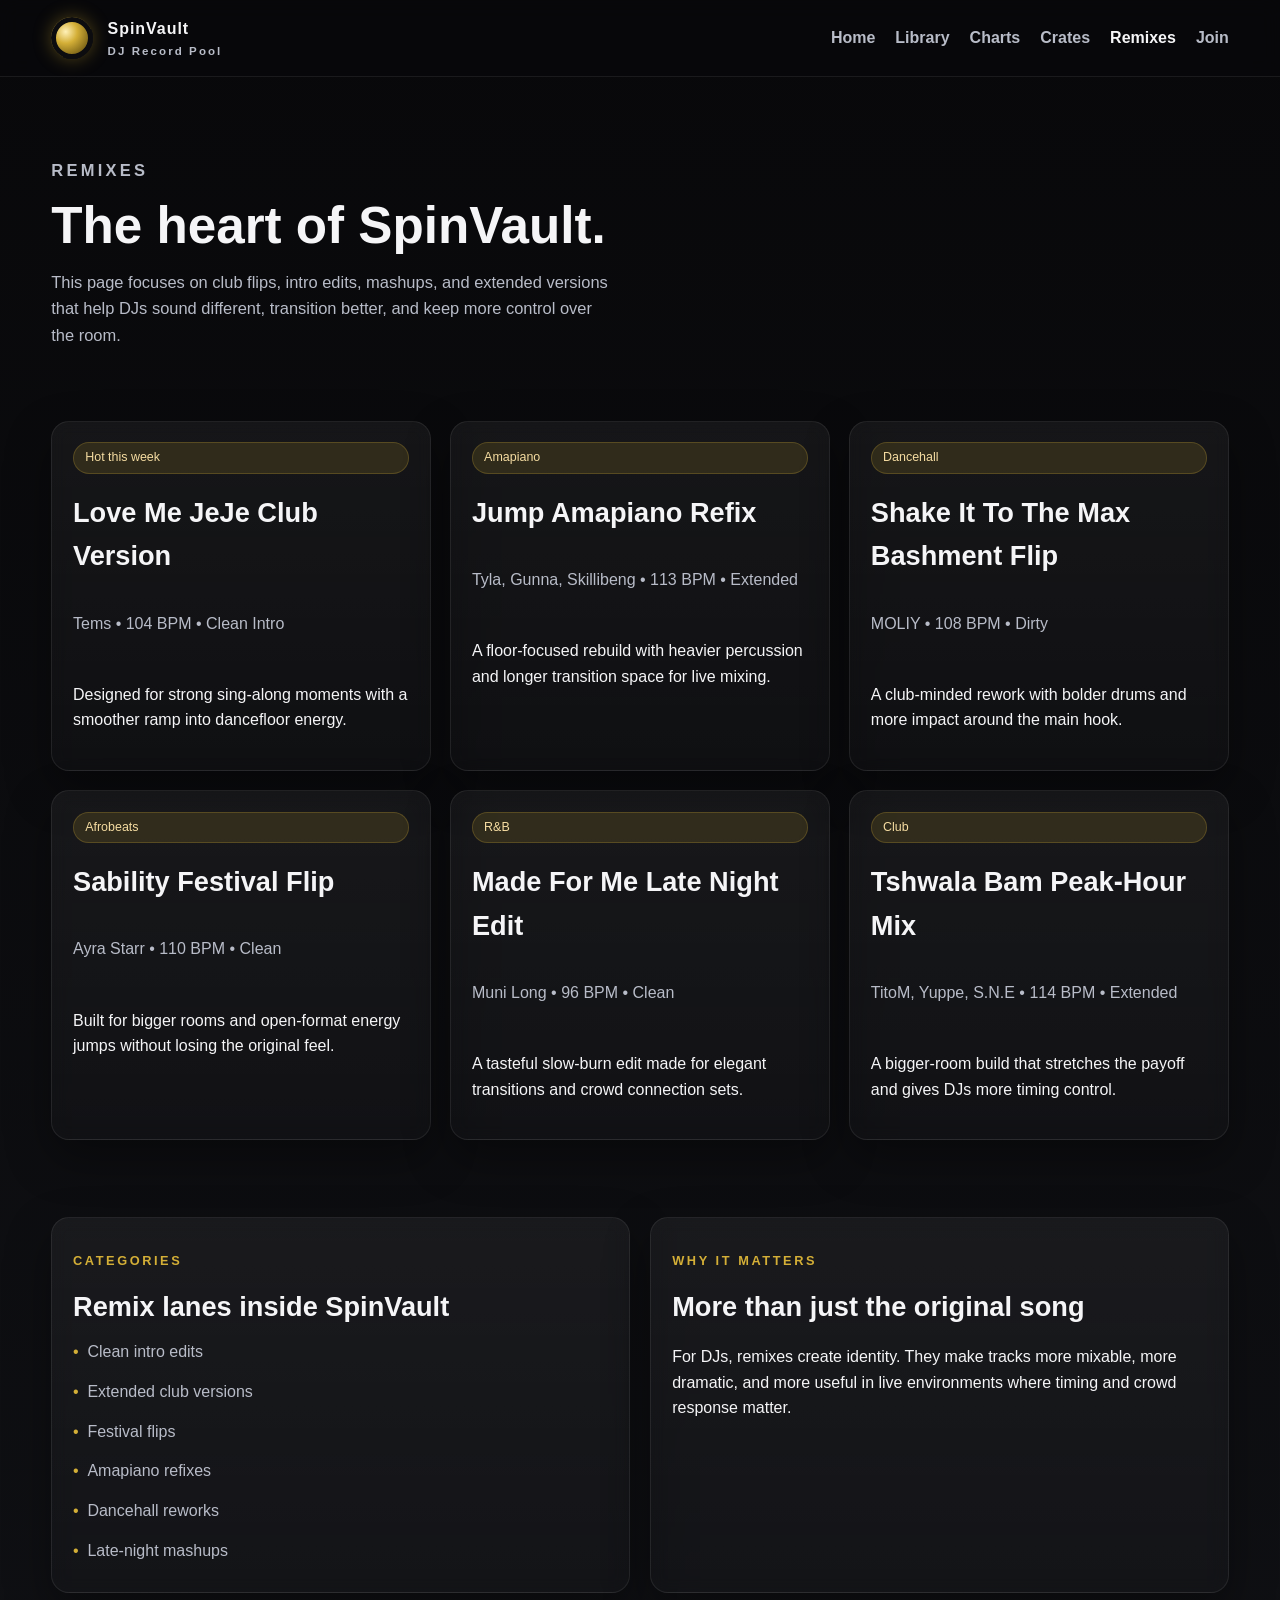
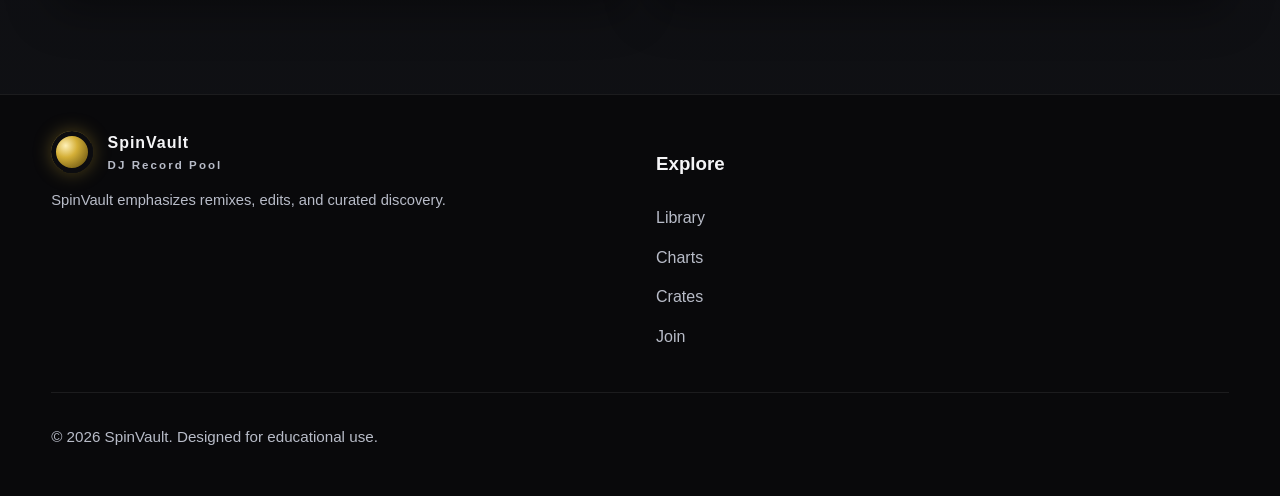
<file: remixes.html>
<!DOCTYPE html>
<html lang="en">
<head>
  <meta charset="UTF-8">
  <meta name="viewport" content="width=device-width, initial-scale=1.0">
  <meta name="description" content="Explore remixes, flips, and extended edits on SpinVault.">
  <title>SpinVault | Remixes</title>
  <link rel="stylesheet" href="style.css">
</head>
<body>
  <a class="skip-link" href="#main-content">Skip to main content</a>
  <header class="site-header">
    <div class="container header-wrap">
      <a class="brand" href="index.html"><span class="brand-mark" aria-hidden="true"></span><span>SpinVault<small>DJ Record Pool</small></span></a>
      <button class="nav-toggle" aria-label="Toggle navigation" aria-expanded="false">Menu</button>
      <nav class="main-nav" aria-label="Main navigation">
        <ul>
          <li><a href="index.html">Home</a></li>
          <li><a href="library.html">Library</a></li>
          <li><a href="charts.html">Charts</a></li>
          <li><a href="crates.html">Crates</a></li>
          <li><a class="active" href="remixes.html">Remixes</a></li>
          <li><a href="join.html">Join</a></li>
        </ul>
      </nav>
    </div>
  </header>

  <main id="main-content">
    <section class="page-hero">
      <div class="container">
        <p class="eyebrow">Remixes</p>
        <h1>The heart of SpinVault.</h1>
        <p>This page focuses on club flips, intro edits, mashups, and extended versions that help DJs sound different, transition better, and keep more control over the room.</p>
      </div>
    </section>

    <section class="section">
      <div class="container grid-3">
        <article class="track-card">
          <span class="pill">Hot this week</span>
          <h2>Love Me JeJe Club Version</h2>
          <p class="track-meta">Tems • 104 BPM • Clean Intro</p>
          <p>Designed for strong sing-along moments with a smoother ramp into dancefloor energy.</p>
        </article>
        <article class="track-card">
          <span class="pill">Amapiano</span>
          <h2>Jump Amapiano Refix</h2>
          <p class="track-meta">Tyla, Gunna, Skillibeng • 113 BPM • Extended</p>
          <p>A floor-focused rebuild with heavier percussion and longer transition space for live mixing.</p>
        </article>
        <article class="track-card">
          <span class="pill">Dancehall</span>
          <h2>Shake It To The Max Bashment Flip</h2>
          <p class="track-meta">MOLIY • 108 BPM • Dirty</p>
          <p>A club-minded rework with bolder drums and more impact around the main hook.</p>
        </article>
        <article class="track-card">
          <span class="pill">Afrobeats</span>
          <h2>Sability Festival Flip</h2>
          <p class="track-meta">Ayra Starr • 110 BPM • Clean</p>
          <p>Built for bigger rooms and open-format energy jumps without losing the original feel.</p>
        </article>
        <article class="track-card">
          <span class="pill">R&amp;B</span>
          <h2>Made For Me Late Night Edit</h2>
          <p class="track-meta">Muni Long • 96 BPM • Clean</p>
          <p>A tasteful slow-burn edit made for elegant transitions and crowd connection sets.</p>
        </article>
        <article class="track-card">
          <span class="pill">Club</span>
          <h2>Tshwala Bam Peak-Hour Mix</h2>
          <p class="track-meta">TitoM, Yuppe, S.N.E • 114 BPM • Extended</p>
          <p>A bigger-room build that stretches the payoff and gives DJs more timing control.</p>
        </article>
      </div>
    </section>

    <section class="section">
      <div class="container two-col">
        <article class="card">
          <p class="eyebrow">Categories</p>
          <h2>Remix lanes inside SpinVault</h2>
          <ul class="feature-list">
            <li>Clean intro edits</li>
            <li>Extended club versions</li>
            <li>Festival flips</li>
            <li>Amapiano refixes</li>
            <li>Dancehall reworks</li>
            <li>Late-night mashups</li>
          </ul>
        </article>
        <article class="card">
          <p class="eyebrow">Why it matters</p>
          <h2>More than just the original song</h2>
          <p>For DJs, remixes create identity. They make tracks more mixable, more dramatic, and more useful in live environments where timing and crowd response matter.</p>
        </article>
      </div>
    </section>
  </main>

  <footer class="site-footer">
    <div class="container footer-grid">
      <div>
        <a class="brand" href="index.html"><span class="brand-mark" aria-hidden="true"></span><span>SpinVault<small>DJ Record Pool</small></span></a>
        <p class="notice">SpinVault emphasizes remixes, edits, and curated discovery.</p>
      </div>
      <div>
        <h3>Explore</h3>
        <ul class="footer-links">
          <li><a href="library.html">Library</a></li>
          <li><a href="charts.html">Charts</a></li>
          <li><a href="crates.html">Crates</a></li>
          <li><a href="join.html">Join</a></li>
        </ul>
      </div>
    </div>
    <div class="container copyright"><p>&copy; 2026 SpinVault. Designed for educational use.</p></div>
  </footer>
  <script src="script.js"></script>
</body>
</html>
</file>
<file: style.css>
:root {
  --bg: #0d0d0f;
  --bg-alt: #17171b;
  --panel: #1f2026;
  --panel-2: #24262d;
  --text: #f5f5f7;
  --muted: #b8bcc8;
  --accent: #d4af37;
  --accent-soft: rgba(212, 175, 55, 0.14);
  --border: rgba(255,255,255,0.08);
  --shadow: 0 18px 45px rgba(0, 0, 0, 0.35);
  --radius: 18px;
  --maxw: 1180px;
}

* {
  box-sizing: border-box;
}

html {
  scroll-behavior: smooth;
}

body {
  margin: 0;
  font-family: Arial, Helvetica, sans-serif;
  background: linear-gradient(180deg, #08080a 0%, #111216 100%);
  color: var(--text);
  line-height: 1.6;
}

a {
  color: inherit;
  text-decoration: none;
}

img {
  max-width: 100%;
  display: block;
}

.container {
  width: min(92%, var(--maxw));
  margin: 0 auto;
}

.skip-link {
  position: absolute;
  left: -9999px;
  top: 0;
}

.skip-link:focus {
  left: 1rem;
  top: 1rem;
  background: #fff;
  color: #000;
  padding: 0.75rem 1rem;
  z-index: 9999;
}

.site-header {
  position: sticky;
  top: 0;
  z-index: 20;
  background: rgba(8, 8, 10, 0.9);
  border-bottom: 1px solid var(--border);
  backdrop-filter: blur(10px);
}

.header-wrap {
  display: flex;
  align-items: center;
  justify-content: space-between;
  gap: 1rem;
  min-height: 76px;
}

.brand {
  display: flex;
  align-items: center;
  gap: 0.9rem;
  font-weight: 700;
  letter-spacing: 0.06em;
}

.brand-mark {
  width: 42px;
  height: 42px;
  border-radius: 50%;
  background: radial-gradient(circle at 35% 35%, #fff1b8 0%, var(--accent) 30%, #7d6518 65%, #161616 66%, #090909 100%);
  box-shadow: inset 0 0 0 5px #0c0c0f, 0 0 18px rgba(212, 175, 55, 0.35);
}

.brand small {
  display: block;
  color: var(--muted);
  font-size: 0.72rem;
  letter-spacing: 0.18em;
}

.nav-toggle {
  display: none;
  background: transparent;
  border: 1px solid var(--border);
  border-radius: 12px;
  color: var(--text);
  padding: 0.7rem 0.9rem;
}

.main-nav ul {
  list-style: none;
  display: flex;
  gap: 1.25rem;
  margin: 0;
  padding: 0;
  align-items: center;
}

.main-nav a {
  color: var(--muted);
  transition: 0.2s ease;
  font-weight: 600;
}

.main-nav a:hover,
.main-nav a:focus,
.main-nav a.active {
  color: var(--text);
}

.btn,
button,
input[type="submit"] {
  cursor: pointer;
  border: 0;
  border-radius: 999px;
  padding: 0.92rem 1.2rem;
  font-weight: 700;
  transition: transform 0.2s ease, box-shadow 0.2s ease, background 0.2s ease;
}

.btn:hover,
button:hover,
input[type="submit"]:hover {
  transform: translateY(-2px);
}

.btn-primary {
  background: linear-gradient(135deg, #f2cf63, var(--accent));
  color: #111;
  box-shadow: 0 10px 24px rgba(212, 175, 55, 0.28);
}

.btn-secondary {
  background: transparent;
  color: var(--text);
  border: 1px solid var(--border);
}


.content-visibility {
  content-visibility: auto;
  contain-intrinsic-size: 900px;
}

.hero {
  padding: 5rem 0 3rem;
}

.hero-grid {
  display: grid;
  grid-template-columns: 1.2fr 0.8fr;
  gap: 2rem;
  align-items: center;
}

.eyebrow {
  text-transform: uppercase;
  letter-spacing: 0.2em;
  color: var(--accent);
  font-size: 0.8rem;
  font-weight: 700;
}

.hero h1,
.page-hero h1 {
  font-size: clamp(2.6rem, 4vw, 4.6rem);
  line-height: 1.02;
  margin: 0.6rem 0 1rem;
}

.hero p,
.page-hero p,
.section-intro {
  color: var(--muted);
  font-size: 1.03rem;
  max-width: 62ch;
}

.hero-actions,
.inline-actions {
  display: flex;
  flex-wrap: wrap;
  gap: 1rem;
  margin-top: 1.8rem;
}

.hero-panel,
.card,
.track-card,
.membership-card,
.chart-card,
.feature-card {
  background: linear-gradient(180deg, rgba(255,255,255,0.05), rgba(255,255,255,0.02));
  border: 1px solid var(--border);
  border-radius: var(--radius);
  box-shadow: var(--shadow);
  backdrop-filter: blur(8px);
}

.hero-panel {
  padding: 1.35rem;
}

.hero-panel .record-stack {
  display: grid;
  gap: 1rem;
}

.record {
  display: flex;
  align-items: center;
  justify-content: space-between;
  gap: 1rem;
  background: var(--bg-alt);
  border: 1px solid var(--border);
  border-radius: 14px;
  padding: 1rem;
}

.record strong,
.track-card strong,
.chart-table strong {
  display: block;
  font-size: 1rem;
}

.record span,
.muted,
.track-meta,
small {
  color: var(--muted);
}

.record .pill,
.pill {
  background: var(--accent-soft);
  color: #f6dda2;
  border: 1px solid rgba(212, 175, 55, 0.24);
  padding: 0.3rem 0.7rem;
  border-radius: 999px;
  font-size: 0.78rem;
  white-space: nowrap;
}

.section {
  padding: 1.5rem 0 3.3rem;
}

.section-header {
  display: flex;
  justify-content: space-between;
  align-items: end;
  gap: 1rem;
  margin-bottom: 1.5rem;
}

.section h2 {
  font-size: clamp(1.7rem, 2vw, 2.4rem);
  margin: 0.2rem 0;
}

.grid-3,
.grid-4,
.stats-grid,
.plans-grid,
.blog-grid {
  display: grid;
  gap: 1.2rem;
}

.grid-3,
.plans-grid,
.blog-grid {
  grid-template-columns: repeat(3, minmax(0, 1fr));
}

.grid-4,
.stats-grid {
  grid-template-columns: repeat(4, minmax(0, 1fr));
}

.card,
.feature-card,
.track-card,
.membership-card,
.chart-card {
  padding: 1.3rem;
}

.card h3,
.feature-card h3,
.track-card h3,
.membership-card h3,
.chart-card h3 {
  margin-top: 0;
  margin-bottom: 0.45rem;
}

.track-card {
  display: flex;
  flex-direction: column;
  gap: 0.85rem;
}

.track-footer {
  display: flex;
  justify-content: space-between;
  align-items: center;
  gap: 1rem;
  margin-top: auto;
}

.kpis {
  display: flex;
  flex-wrap: wrap;
  gap: 1rem;
  margin-top: 1.5rem;
}

.kpi {
  min-width: 150px;
  background: rgba(255,255,255,0.03);
  border: 1px solid var(--border);
  padding: 1rem;
  border-radius: 14px;
}

.kpi strong {
  font-size: 1.5rem;
  display: block;
}

.page-hero {
  padding: 4rem 0 2rem;
}

.filter-bar {
  display: grid;
  grid-template-columns: 2fr repeat(3, 1fr);
  gap: 1rem;
  margin: 1.5rem 0 1.75rem;
}

label {
  display: block;
  font-weight: 700;
  margin-bottom: 0.45rem;
}

input,
select,
textarea {
  width: 100%;
  padding: 0.92rem 1rem;
  border-radius: 14px;
  background: #101116;
  border: 1px solid var(--border);
  color: var(--text);
  font: inherit;
}

textarea {
  min-height: 150px;
  resize: vertical;
}

.table-wrap {
  overflow-x: auto;
  border: 1px solid var(--border);
  border-radius: var(--radius);
  background: rgba(255,255,255,0.02);
}

table {
  width: 100%;
  border-collapse: collapse;
}

caption {
  text-align: left;
  padding: 1rem 1rem 0;
  font-weight: 700;
}

th,
td {
  padding: 1rem;
  border-bottom: 1px solid var(--border);
  text-align: left;
}

th {
  background: rgba(255,255,255,0.03);
}

tr:hover td {
  background: rgba(255,255,255,0.02);
}

.rank {
  font-weight: 800;
  color: var(--accent);
}

.crate-list,
.feature-list,
.footer-links {
  list-style: none;
  margin: 0;
  padding: 0;
}

.crate-list li,
.feature-list li,
.footer-links li {
  padding: 0.45rem 0;
  color: var(--muted);
}

.feature-list li::before,
.crate-list li::before {
  content: "•";
  color: var(--accent);
  margin-right: 0.55rem;
}

.two-col,
.join-grid,
.footer-grid {
  display: grid;
  grid-template-columns: repeat(2, minmax(0, 1fr));
  gap: 1.3rem;
}

.footer-grid {
  gap: 2rem;
  padding: 2.2rem 0;
}

.site-footer {
  margin-top: 3rem;
  border-top: 1px solid var(--border);
  background: #09090b;
}

.copyright {
  border-top: 1px solid var(--border);
  padding: 1rem 0 2rem;
  color: var(--muted);
  font-size: 0.95rem;
}

.notice {
  font-size: 0.92rem;
  color: var(--muted);
}

.badge-row {
  display: flex;
  flex-wrap: wrap;
  gap: 0.7rem;
}

.icon-dot {
  width: 0.7rem;
  height: 0.7rem;
  border-radius: 50%;
  background: var(--accent);
  display: inline-block;
  margin-right: 0.45rem;
}

.membership-card.featured {
  outline: 1px solid rgba(212, 175, 55, 0.45);
  transform: translateY(-4px);
}

.price {
  font-size: 2rem;
  font-weight: 800;
  margin: 0.25rem 0 0.75rem;
}

.blog-grid article {
  min-height: 100%;
}

@media (max-width: 920px) {
  .hero-grid,
  .grid-3,
  .grid-4,
  .stats-grid,
  .plans-grid,
  .blog-grid,
  .two-col,
  .join-grid,
  .footer-grid,
  .filter-bar {
    grid-template-columns: 1fr;
  }

  .main-nav {
    display: none;
    width: 100%;
  }

  .main-nav.open {
    display: block;
    padding-bottom: 1rem;
  }

  .main-nav ul {
    flex-direction: column;
    align-items: flex-start;
    padding-top: 1rem;
  }

  .header-wrap {
    flex-wrap: wrap;
    padding: 0.9rem 0;
  }

  .nav-toggle {
    display: inline-block;
  }
}


.filter-actions {
  display: flex;
  align-items: end;
}

.filter-actions .btn {
  width: 100%;
}
</file>
